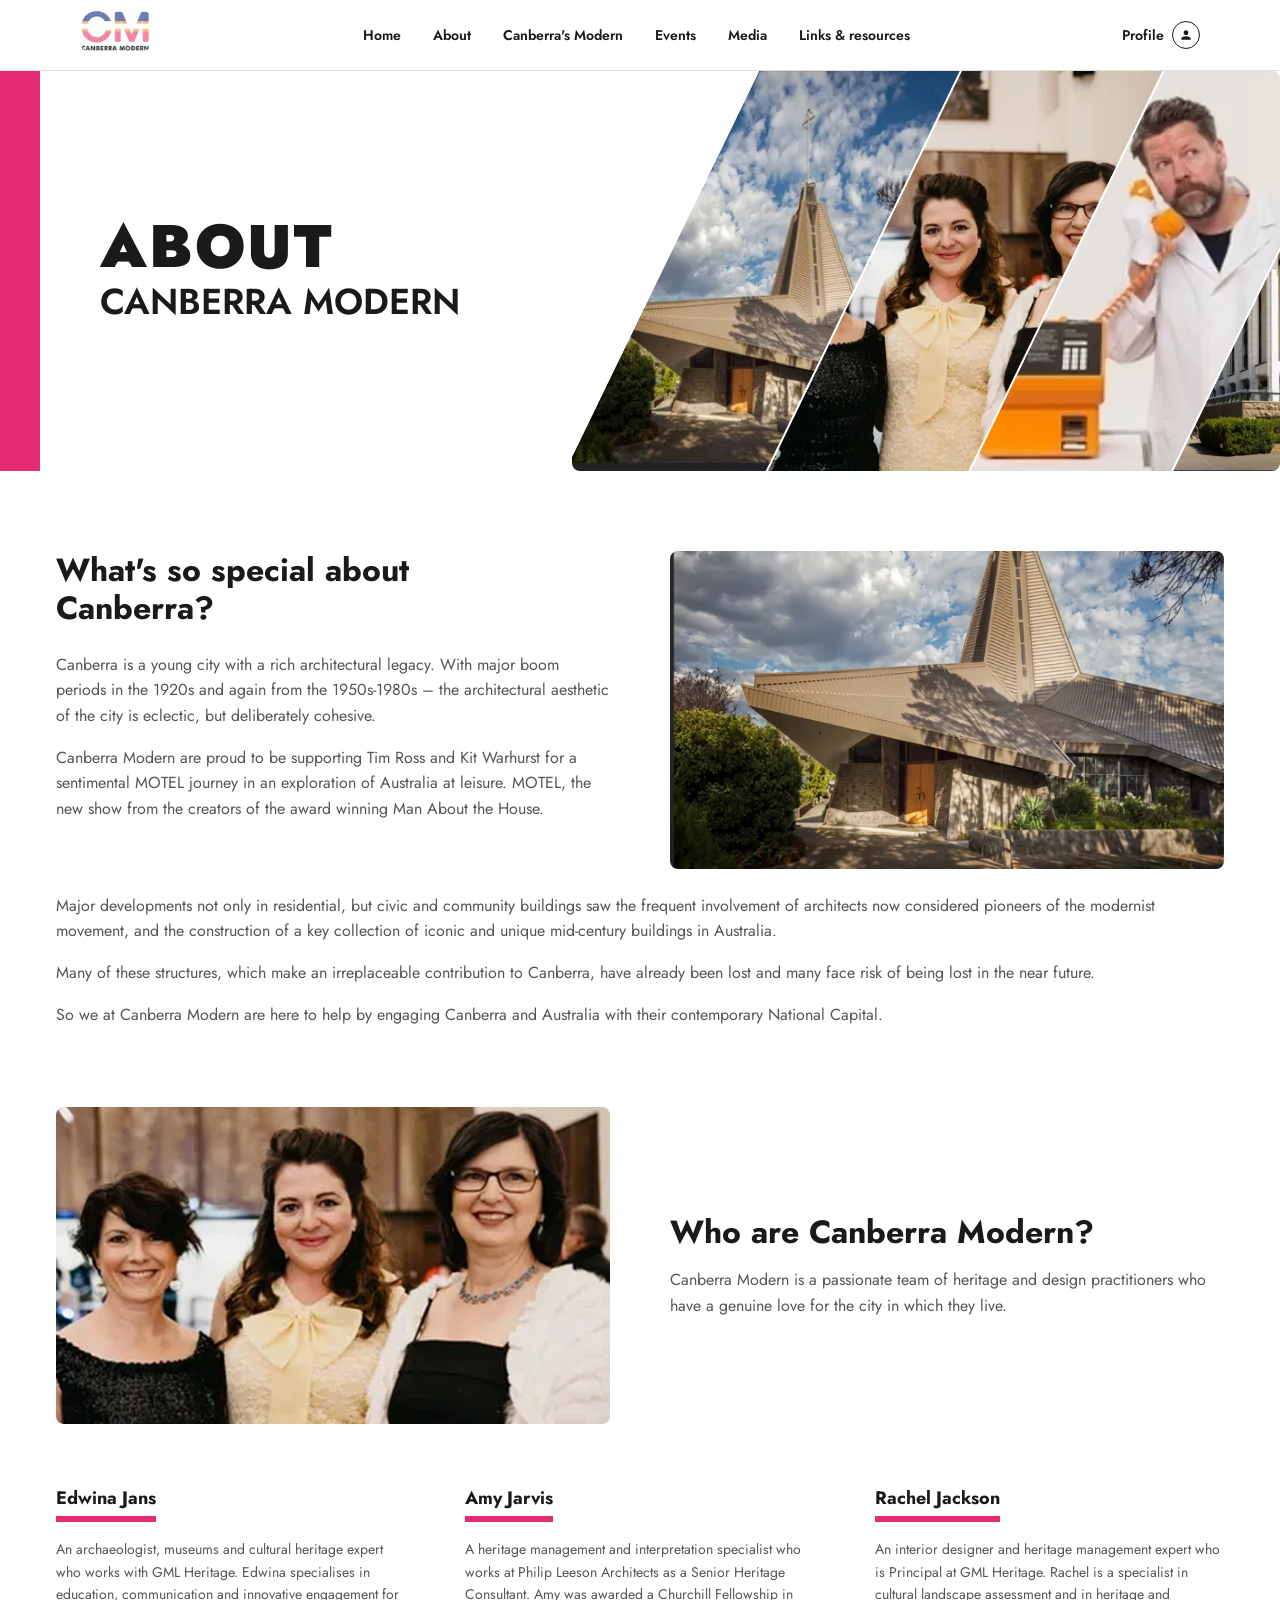
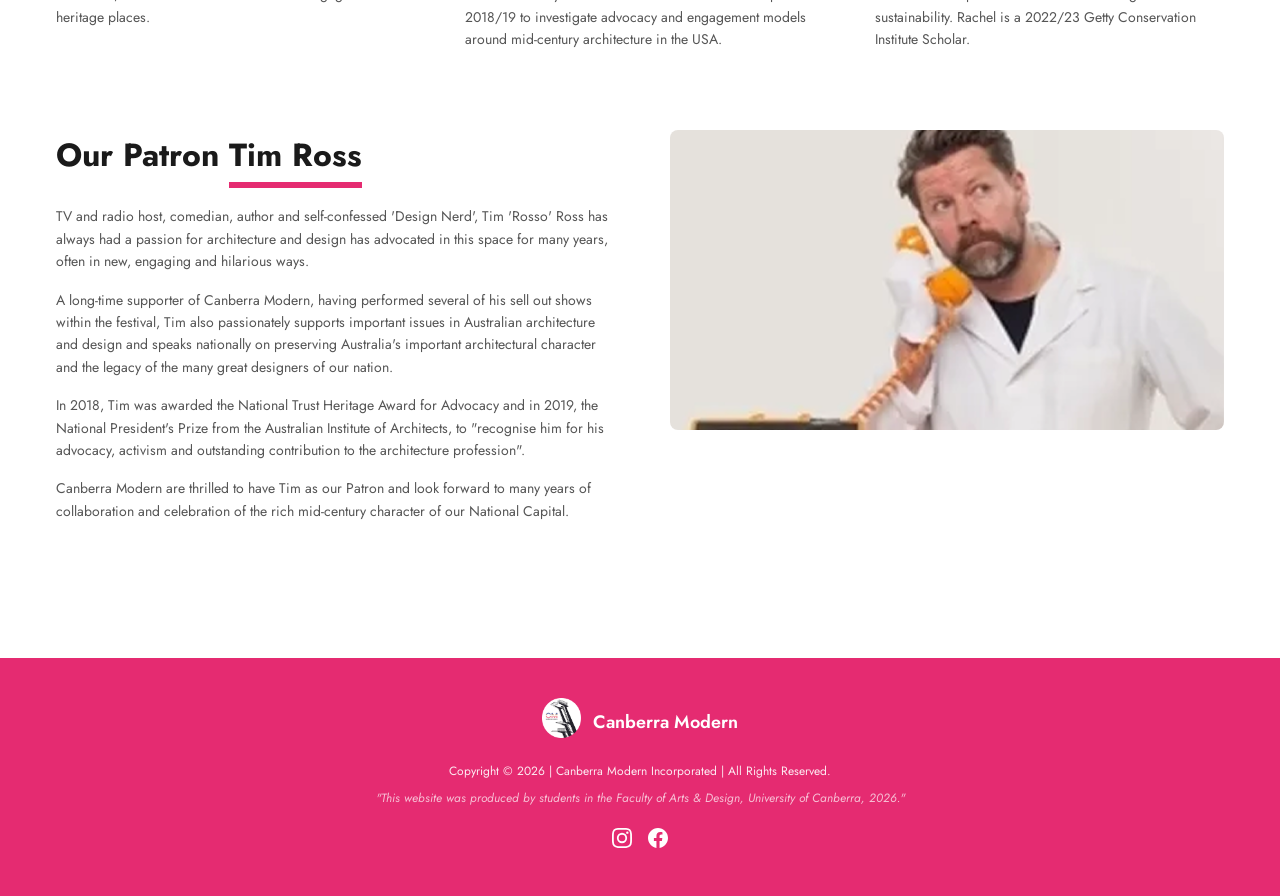
<file: About.html>
<!doctype html>
<html lang="en">
  <head>
    <meta charset="UTF-8" />
    <meta name="viewport" content="width=device-width, initial-scale=1.0" />
    <title>Canberra Modern | About</title>

    <link rel="preconnect" href="https://fonts.googleapis.com" />
    <link rel="preconnect" href="https://fonts.gstatic.com" crossorigin />
    <link
      href="https://fonts.googleapis.com/css2?family=Jost:wght@300;400;500;600;700;800;900&display=swap"
      rel="stylesheet"
    />

    <link rel="stylesheet" href="assets/css/styles.css" />
  </head>
  <body>
    <header>
      <div class="nav-container">
        <a href="index.html">
          <img
            class="logo"
            src="assets/images/CanberramodernLogo.png"
            alt="CM Logo"
          />
        </a>

        <nav class="desktop-nav">
          <ul class="nav-links">
            <li><a href="index.html">Home</a></li>
            <li><a href="about.html">About</a></li>
            <li><a href="canberras-modern.html">Canberra's Modern</a></li>
            <li><a href="events.html">Events</a></li>
            <li><a href="#">Media</a></li>
            <li><a href="#">Links & resources</a></li>
          </ul>
        </nav>

        <div class="nav-actions">
          <div class="nav-profile">
            <span class="profile-text">Profile</span>
            <div class="profile-icon">
              <svg
                width="14"
                height="14"
                viewBox="0 0 24 24"
                fill="currentColor"
              >
                <path
                  d="M12 12c2.21 0 4-1.79 4-4s-1.79-4-4-4-4 1.79-4 4 1.79 4 4 4zm0 2c-2.67 0-8 1.34-8 4v2h16v-2c0-2.66-5.33-4-8-4z"
                />
              </svg>
            </div>
          </div>
          <button
            class="mobile-menu-btn"
            id="openMenuBtn"
            aria-label="Open menu"
          >
            <svg
              width="24"
              height="24"
              viewBox="0 0 24 24"
              fill="none"
              stroke="currentColor"
              stroke-width="2"
            >
              <path d="M3 12h18M3 6h18M3 18h18" />
            </svg>
          </button>
        </div>
      </div>
    </header>

    <div class="mobile-menu-overlay" id="mobileMenu">
      <div class="mobile-menu-header">
        <a href="index.html" class="logo">
          <img
            src="assets/images/CanberramodernLogo.png"
            class="logo"
            alt="CM Logo"
          />
        </a>
        <button
          class="close-menu-btn"
          id="closeMenuBtn"
          aria-label="Close menu"
        >
          <svg
            width="28"
            height="28"
            viewBox="0 0 24 24"
            fill="none"
            stroke="currentColor"
            stroke-width="2"
          >
            <path d="M18 6L6 18M6 6l12 12" />
          </svg>
        </button>
      </div>
      <nav class="mobile-nav">
        <ul class="mobile-nav-links">
          <li><a href="index.html">Home</a></li>
          <li><a href="about.html">About</a></li>
          <li><a href="canberras-modern.html">Canberra's Modern</a></li>
          <li><a href="events.html">Events</a></li>
          <li><a href="#">Media</a></li>
          <li><a href="#">Links & resources</a></li>
        </ul>
      </nav>
    </div>
    <!-- MAIN Section -->
    <main>
      <!-- HERO Section -->
      <section class="about-hero">
        <div class="about-hero-content">
          <h1>ABOUT</h1>
          <span>CANBERRA MODERN</span>
        </div>
        <div class="about-hero-image">
          <img
            src="assets/images/about-hero-img.png"
            alt="About Canberra Modern collage"
          />
        </div>
      </section>

      <!-- What's so special about Canberra? Section -->
      <section class="about-special-section">
        <div class="special-top-row">
          <div class="special-content">
            <h2 class="special-title">
              What's so special about<br />Canberra?
            </h2>
            <p>
              Canberra is a young city with a rich architectural legacy. With
              major boom periods in the 1920s and again from the 1950s-1980s –
              the architectural aesthetic of the city is eclectic, but
              deliberately cohesive.
            </p>
            <p>
              Canberra Modern are proud to be supporting Tim Ross and Kit
              Warhurst for a sentimental MOTEL journey in an exploration of
              Australia at leisure. MOTEL, the new show from the creators of the
              award winning Man About the House.
            </p>
          </div>
          <div class="special-image">
            <img
              src="assets/images/canberraspecial.png"
              alt="Canberra Architecture"
            />
          </div>
        </div>

        <div class="special-bottom-row">
          <p>
            Major developments not only in residential, but civic and community
            buildings saw the frequent involvement of architects now considered
            pioneers of the modernist movement, and the construction of a key
            collection of iconic and unique mid-century buildings in Australia.
          </p>
          <p>
            Many of these structures, which make an irreplaceable contribution
            to Canberra, have already been lost and many face risk of being lost
            in the near future.
          </p>
          <p>
            So we at Canberra Modern are here to help by engaging Canberra and
            Australia with their contemporary National Capital.
          </p>
        </div>
      </section>

      <!-- Who are Canberra Modern? Section -->
      <section class="about-team-section">
        <div class="team-intro-row">
          <div class="team-image">
            <img src="assets/images/team.png" alt="Canberra Modern Team" />
          </div>
          <div class="team-intro-content">
            <h2 class="team-title">Who are Canberra Modern?</h2>
            <p>
              Canberra Modern is a passionate team of heritage and design
              practitioners who have a genuine love for the city in which they
              live.
            </p>
          </div>
        </div>

        <div class="team-members-grid">
          <div class="team-member">
            <h3>Edwina Jans</h3>
            <p>
              An archaeologist, museums and cultural heritage expert who works
              with GML Heritage. Edwina specialises in education, communication
              and innovative engagement for heritage places.
            </p>
          </div>
          <div class="team-member">
            <h3>Amy Jarvis</h3>
            <p>
              A heritage management and interpretation specialist who works at
              Philip Leeson Architects as a Senior Heritage Consultant. Amy was
              awarded a Churchill Fellowship in 2018/19 to investigate advocacy
              and engagement models around mid-century architecture in the USA.
            </p>
          </div>
          <div class="team-member">
            <h3>Rachel Jackson</h3>
            <p>
              An interior designer and heritage management expert who is
              Principal at GML Heritage. Rachel is a specialist in cultural
              landscape assessment and in heritage and sustainability. Rachel is
              a 2022/23 Getty Conservation Institute Scholar.
            </p>
          </div>
        </div>
      </section>
      <!-- Our Patron Section -->
      <section class="about-patron-section">
        <div class="patron-content">
          <h2 class="patron-title">Our Patron <span>Tim Ross</span></h2>
          <p>
            TV and radio host, comedian, author and self-confessed 'Design
            Nerd', Tim 'Rosso' Ross has always had a passion for architecture
            and design has advocated in this space for many years, often in new,
            engaging and hilarious ways.
          </p>
          <p>
            A long-time supporter of Canberra Modern, having performed several
            of his sell out shows within the festival, Tim also passionately
            supports important issues in Australian architecture and design and
            speaks nationally on preserving Australia's important architectural
            character and the legacy of the many great designers of our nation.
          </p>
          <p>
            In 2018, Tim was awarded the National Trust Heritage Award for
            Advocacy and in 2019, the National President's Prize from the
            Australian Institute of Architects, to "recognise him for his
            advocacy, activism and outstanding contribution to the architecture
            profession".
          </p>
          <p>
            Canberra Modern are thrilled to have Tim as our Patron and look
            forward to many years of collaboration and celebration of the rich
            mid-century character of our National Capital.
          </p>
        </div>
        <div class="patron-image">
          <img
            src="assets/images/timross.png"
            alt="Tim Ross holding a retro phone"
          />
        </div>
      </section>
    </main>

    <footer>
      <div class="footer-brand">
        <div>
          <img
            class="logo"
            src="assets/images/CMCircleLogo.png"
            alt="Canberra Modern Logo"
          />
        </div>
        <div class="footer-brand-name">Canberra Modern</div>
      </div>

      <p class="footer-copy">
        Copyright &copy; 2026 | Canberra Modern Incorporated | All Rights
        Reserved.
      </p>
      <p class="footer-credit">
        "This website was produced by students in the Faculty of Arts & Design,
        University of Canberra, 2026."
      </p>
      <div class="footer-socials">
        <a href="#" aria-label="Instagram">
          <svg width="20" height="20" viewBox="0 0 24 24" fill="currentColor">
            <path
              d="M12 2.163c3.204 0 3.584.012 4.85.07 3.252.148 4.771 1.691 4.919 4.919.058 1.265.069 1.645.069 4.849 0 3.205-.012 3.584-.069 4.849-.149 3.225-1.664 4.771-4.919 4.919-1.266.058-1.644.07-4.85.07-3.204 0-3.584-.012-4.849-.07-3.26-.149-4.771-1.699-4.919-4.92-.058-1.265-.07-1.644-.07-4.849 0-3.204.013-3.583.07-4.849.149-3.227 1.664-4.771 4.919-4.919 1.266-.057 1.645-.069 4.849-.069zM12 0C8.741 0 8.333.014 7.053.072 2.695.272.273 2.69.073 7.052.014 8.333 0 8.741 0 12c0 3.259.014 3.668.072 4.948.2 4.358 2.618 6.78 6.98 6.98C8.333 23.986 8.741 24 12 24c3.259 0 3.668-.014 4.948-.072 4.354-.2 6.782-2.618 6.979-6.98.059-1.28.073-1.689.073-4.948 0-3.259-.014-3.667-.072-4.947-.196-4.354-2.617-6.78-6.979-6.98C15.668.014 15.259 0 12 0zm0 5.838a6.162 6.162 0 100 12.324 6.162 6.162 0 000-12.324zM12 16a4 4 0 110-8 4 4 0 010 8zm6.406-11.845a1.44 1.44 0 100 2.881 1.44 1.44 0 000-2.881z"
            />
          </svg>
        </a>
        <a href="#" aria-label="Facebook">
          <svg width="20" height="20" viewBox="0 0 24 24" fill="currentColor">
            <path
              d="M24 12.073c0-6.627-5.373-12-12-12s-12 5.373-12 12c0 5.99 4.388 10.954 10.125 11.854v-8.385H7.078v-3.469h3.047V9.43c0-3.007 1.792-4.669 4.533-4.669 1.312 0 2.686.235 2.686.235v2.953H15.83c-1.491 0-1.956.925-1.956 1.874v2.25h3.328l-.532 3.469h-2.796v8.385C19.612 23.027 24 18.062 24 12.073z"
            />
          </svg>
        </a>
      </div>
    </footer>

    <script src="main.js"></script>
  </body>
</html>
</file>
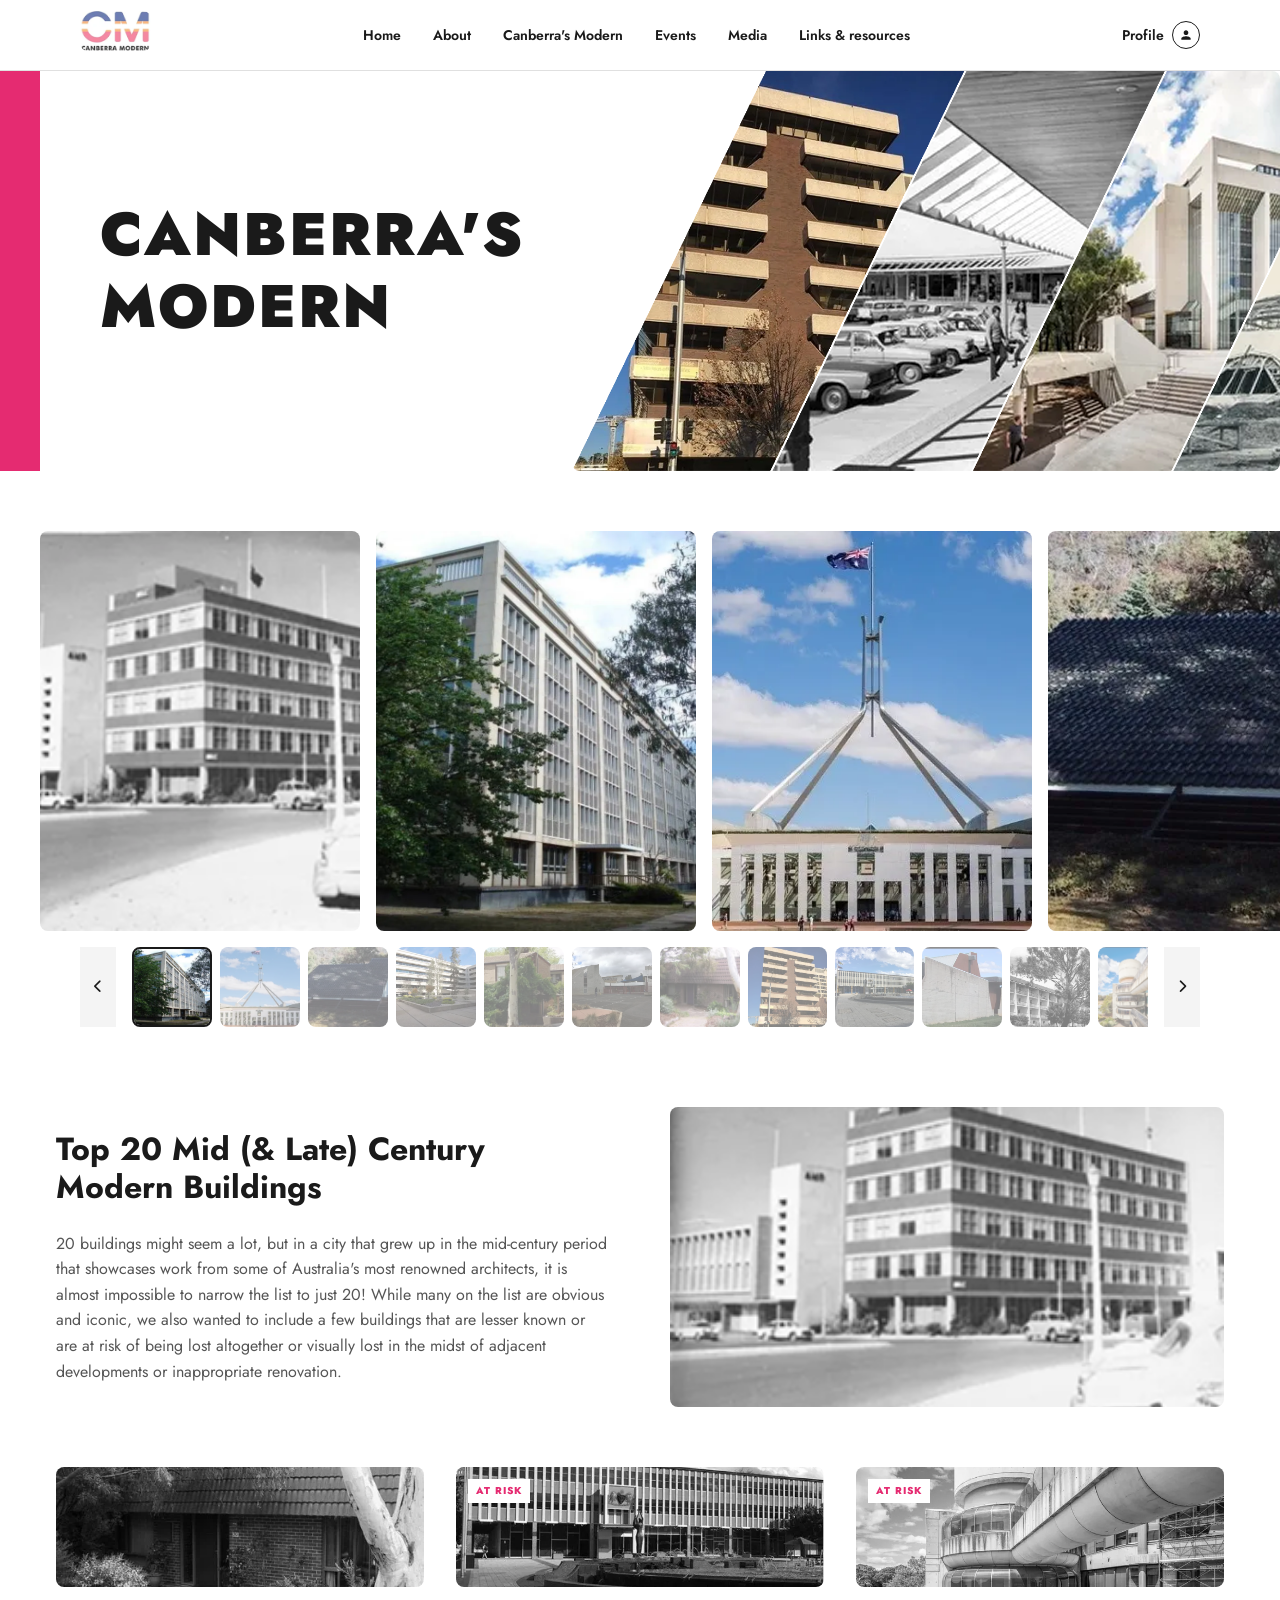
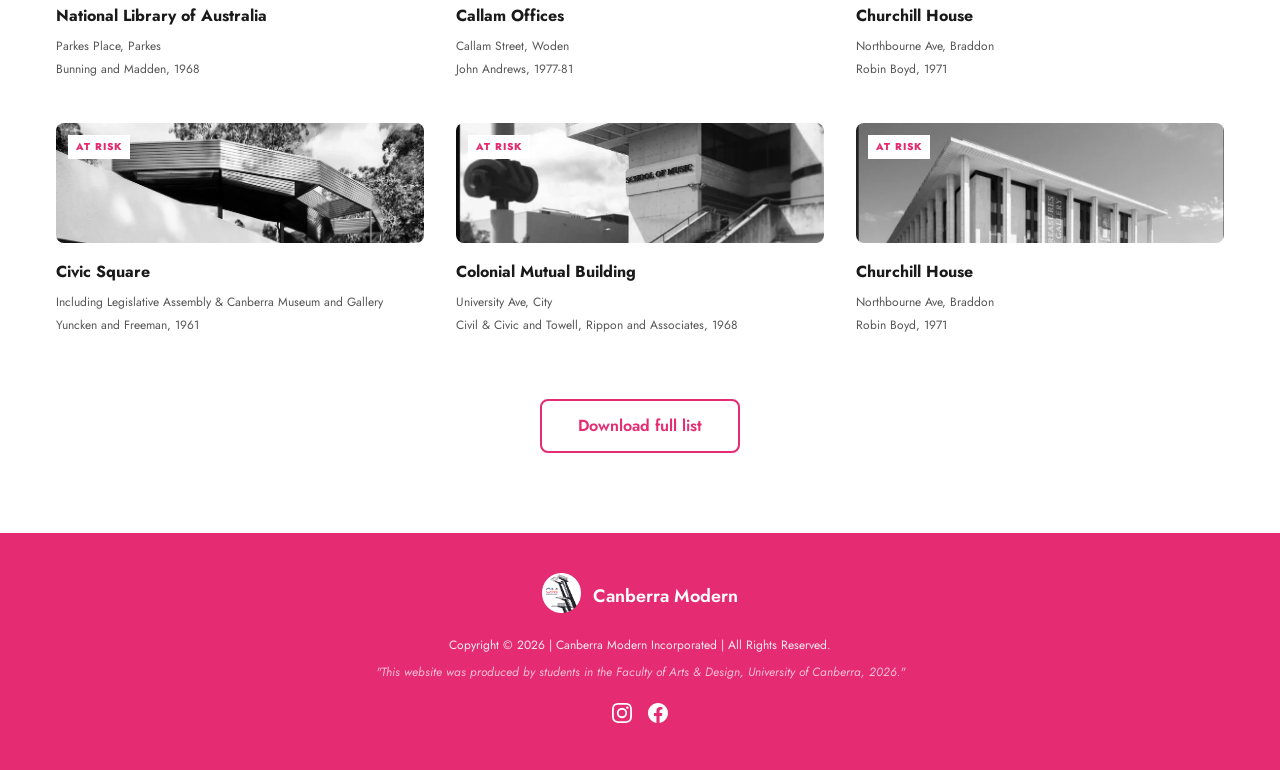
<file: canberras-modern.html>
<!doctype html>
<html lang="en">
  <head>
    <meta charset="UTF-8" />
    <meta name="viewport" content="width=device-width, initial-scale=1.0" />
    <title>Canberra Modern | Canberra's modern</title>

    <link rel="preconnect" href="https://fonts.googleapis.com" />
    <link rel="preconnect" href="https://fonts.gstatic.com" crossorigin />
    <link
      href="https://fonts.googleapis.com/css2?family=Jost:wght@300;400;500;600;700;800;900&display=swap"
      rel="stylesheet"
    />

    <link rel="stylesheet" href="assets/css/styles.css" />
    <link
      rel="stylesheet"
      href="https://cdnjs.cloudflare.com/ajax/libs/font-awesome/6.4.0/css/all.min.css"
      integrity="sha512-iecdLmaskl7CVkqkXNQ/ZH/XLlvWZOJyj7Yy7tcenmpD1ypASozpmT/E0iPtmFIB46ZmdtAc9eNBvH0H/ZpiBw=="
      crossorigin="anonymous"
      referrerpolicy="no-referrer"
    />
  </head>
  <body>
    <header>
      <div class="nav-container">
        <a href="index.html">
          <img
            class="logo"
            src="assets/images/CanberramodernLogo.png"
            alt="CM Logo"
          />
        </a>

        <nav class="desktop-nav">
          <ul class="nav-links">
            <li><a href="index.html">Home</a></li>
            <li><a href="about.html">About</a></li>
            <li><a href="canberras-modern.html">Canberra's Modern</a></li>
            <li><a href="events.html">Events</a></li>
            <li><a href="#">Media</a></li>
            <li><a href="#">Links & resources</a></li>
          </ul>
        </nav>

        <div class="nav-actions">
          <div class="nav-profile">
            <span class="profile-text">Profile</span>
            <div class="profile-icon">
              <svg
                width="14"
                height="14"
                viewBox="0 0 24 24"
                fill="currentColor"
              >
                <path
                  d="M12 12c2.21 0 4-1.79 4-4s-1.79-4-4-4-4 1.79-4 4 1.79 4 4 4zm0 2c-2.67 0-8 1.34-8 4v2h16v-2c0-2.66-5.33-4-8-4z"
                />
              </svg>
            </div>
          </div>
          <button
            class="mobile-menu-btn"
            id="openMenuBtn"
            aria-label="Open menu"
          >
            <svg
              width="24"
              height="24"
              viewBox="0 0 24 24"
              fill="none"
              stroke="currentColor"
              stroke-width="2"
            >
              <path d="M3 12h18M3 6h18M3 18h18" />
            </svg>
          </button>
        </div>
      </div>
    </header>

    <div class="mobile-menu-overlay" id="mobileMenu">
      <div class="mobile-menu-header">
        <a href="index.html" class="logo">
          <img
            src="assets/images/CanberramodernLogo.png"
            class="logo"
            alt="CM Logo"
          />
        </a>
        <button
          class="close-menu-btn"
          id="closeMenuBtn"
          aria-label="Close menu"
        >
          <svg
            width="28"
            height="28"
            viewBox="0 0 24 24"
            fill="none"
            stroke="currentColor"
            stroke-width="2"
          >
            <path d="M18 6L6 18M6 6l12 12" />
          </svg>
        </button>
      </div>
      <nav class="mobile-nav">
        <ul class="mobile-nav-links">
          <li><a href="index.html">Home</a></li>
          <li><a href="about.html">About</a></li>
          <li><a href="canberras-modern.html">Canberra's Modern</a></li>
          <li><a href="events.html">Events</a></li>
          <li><a href="#">Media</a></li>
          <li><a href="#">Links & resources</a></li>
        </ul>
      </nav>
    </div>

    <!-- MAIN Section -->
    <main>
      <!-- HERO Section -->
      <section class="about-hero">
        <div class="about-hero-content">
          <h1>CANBERRA'S<br />MODERN</h1>
        </div>
        <div class="about-hero-image">
          <img
            src="assets/images/canberaaboutheroimg.png"
            alt="Canberra's Modern Collage"
          />
        </div>
      </section>

      <!-- GALLERY Section -->
      <section class="cm-gallery-section">
        <div class="cm-gallery-main" id="cmMainGallery">
          <img
            src="assets/images/gallery-images/galley-img (1).png"
            alt="Gallery Image 1"
          />
          <img
            src="assets/images/gallery-images/galley-img (1).webp"
            alt="Gallery Image 2"
          />
          <img
            src="assets/images/gallery-images/galley-img (2).webp"
            alt="Gallery Image 3"
          />
          <img
            src="assets/images/gallery-images/galley-img (3).webp"
            alt="Gallery Image 4"
          />
          <img
            src="assets/images/gallery-images/galley-img (4).webp"
            alt="Gallery Image 5"
          />
          <img
            src="assets/images/gallery-images/galley-img (5).webp"
            alt="Gallery Image 6"
          />
          <img
            src="assets/images/gallery-images/galley-img (6).webp"
            alt="Gallery Image 7"
          />
          <img
            src="assets/images/gallery-images/galley-img (7).webp"
            alt="Gallery Image 8"
          />
          <img
            src="assets/images/gallery-images/galley-img (8).webp"
            alt="Gallery Image 9"
          />
          <img
            src="assets/images/gallery-images/galley-img (9).webp"
            alt="Gallery Image 10"
          />
          <img
            src="assets/images/gallery-images/galley-img (10).webp"
            alt="Gallery Image 11"
          />
          <img
            src="assets/images/gallery-images/galley-img (11).webp"
            alt="Gallery Image 12"
          />
          <img
            src="assets/images/gallery-images/galley-img (12).webp"
            alt="Gallery Image 13"
          />
          <img
            src="assets/images/gallery-images/galley-img (13).webp"
            alt="Gallery Image 14"
          />
          <img
            src="assets/images/gallery-images/galley-img (14).webp"
            alt="Gallery Image 15"
          />
          <img
            src="assets/images/gallery-images/galley-img (15).webp"
            alt="Gallery Image 16"
          />
          <img
            src="assets/images/gallery-images/galley-img (16).webp"
            alt="Gallery Image 17"
          />
          <img
            src="assets/images/gallery-images/galley-img (17).webp"
            alt="Gallery Image 18"
          />
          <img
            src="assets/images/gallery-images/galley-img (1).png"
            alt="Gallery Image 19"
          />
          <img
            src="assets/images/gallery-images/galley-img (1).webp"
            alt="Gallery Image 20"
          />
          <img
            src="assets/images/gallery-images/galley-img (2).webp"
            alt="Gallery Image 21"
          />
          <img
            src="assets/images/gallery-images/galley-img (3).webp"
            alt="Gallery Image 22"
          />
          <img
            src="assets/images/gallery-images/galley-img (4).webp"
            alt="Gallery Image 23"
          />
          <img
            src="assets/images/gallery-images/galley-img (5).webp"
            alt="Gallery Image 24"
          />
          <img
            src="assets/images/gallery-images/galley-img (6).webp"
            alt="Gallery Image 25"
          />
        </div>

        <div class="cm-gallery-thumbnails-wrapper">
          <button class="gallery-arrow prev-arrow">
            <i class="fas fa-chevron-left"></i>
          </button>

          <div class="cm-gallery-thumbnails" id="cmThumbGallery">
            <img
              src="assets/images/gallery-images/galley-img (1).webp"
              class="active-thumb"
              alt="Thumb 1"
            />
            <img
              src="assets/images/gallery-images/galley-img (2).webp"
              alt="Thumb 2"
            />
            <img
              src="assets/images/gallery-images/galley-img (3).webp"
              alt="Thumb 3"
            />
            <img
              src="assets/images/gallery-images/galley-img (4).webp"
              alt="Thumb 4"
            />
            <img
              src="assets/images/gallery-images/galley-img (5).webp"
              alt="Thumb 5"
            />
            <img
              src="assets/images/gallery-images/galley-img (6).webp"
              alt="Thumb 6"
            />
            <img
              src="assets/images/gallery-images/galley-img (7).webp"
              alt="Thumb 7"
            />
            <img
              src="assets/images/gallery-images/galley-img (8).webp"
              alt="Thumb 8"
            />
            <img
              src="assets/images/gallery-images/galley-img (9).webp"
              alt="Thumb 9"
            />
            <img
              src="assets/images/gallery-images/galley-img (10).webp"
              alt="Thumb 10"
            />
            <img
              src="assets/images/gallery-images/galley-img (11).webp"
              alt="Thumb 11"
            />
            <img
              src="assets/images/gallery-images/galley-img (12).webp"
              alt="Thumb 12"
            />
            <img
              src="assets/images/gallery-images/galley-img (13).webp"
              alt="Thumb 13"
            />
            <img
              src="assets/images/gallery-images/galley-img (14).webp"
              alt="Thumb 14"
            />
            <img
              src="assets/images/gallery-images/galley-img (15).webp"
              alt="Thumb 15"
            />
            <img
              src="assets/images/gallery-images/galley-img (16).webp"
              alt="Thumb 16"
            />
            <img
              src="assets/images/gallery-images/galley-img (17).webp"
              alt="Thumb 17"
            />
            <img
              src="assets/images/gallery-images/galley-img (18).webp"
              alt="Thumb 18"
            />
            <img
              src="assets/images/gallery-images/galley-img (1).png"
              alt="Thumb 19"
            />
            <img
              src="assets/images/gallery-images/galley-img (1).webp"
              alt="Thumb 20"
            />
            <img
              src="assets/images/gallery-images/galley-img (2).webp"
              alt="Thumb 21"
            />
            <img
              src="assets/images/gallery-images/galley-img (3).webp"
              alt="Thumb 22"
            />
            <img
              src="assets/images/gallery-images/galley-img (4).webp"
              alt="Thumb 23"
            />
            <img
              src="assets/images/gallery-images/galley-img (5).webp"
              alt="Thumb 24"
            />
            <img
              src="assets/images/gallery-images/galley-img (6).webp"
              alt="Thumb 25"
            />
          </div>

          <button class="gallery-arrow next-arrow">
            <i class="fas fa-chevron-right"></i>
          </button>
        </div>
      </section>

      <!-- tOP 20 Section -->
      <section class="top-20-section">
        <div class="top-20-intro">
          <div class="top-20-text">
            <h2>Top 20 Mid (& Late) Century<br />Modern Buildings</h2>
            <p>
              20 buildings might seem a lot, but in a city that grew up in the
              mid-century period that showcases work from some of Australia's
              most renowned architects, it is almost impossible to narrow the
              list to just 20! While many on the list are obvious and iconic, we
              also wanted to include a few buildings that are lesser known or
              are at risk of being lost altogether or visually lost in the midst
              of adjacent developments or inappropriate renovation.
            </p>
          </div>
          <div class="top-20-image">
            <img
              src="assets/images/gallery-images/galley-img (1).png"
              alt="Historic Architecture"
            />
          </div>
        </div>

        <div class="buildings-grid">
          <div class="building-card">
            <div class="building-img-wrapper">
              <img
                src="assets/images/gallery-images/galley-img (7).webp"
                alt="Gallery image 7"
              />
            </div>
            <div class="building-info">
              <h3>National Library of Australia</h3>
              <p>Parkes Place, Parkes</p>
              <p>Bunning and Madden, 1968</p>
            </div>
          </div>

          <div class="building-card">
            <div class="building-img-wrapper">
              <span class="at-risk-badge">AT RISK</span>
              <img
                src="assets/images/gallery-images/galley-img (9).webp"
                alt="Gallery image 9"
              />
            </div>
            <div class="building-info">
              <h3>Callam Offices</h3>
              <p>Callam Street, Woden</p>
              <p>John Andrews, 1977-81</p>
            </div>
          </div>

          <div class="building-card">
            <div class="building-img-wrapper">
              <span class="at-risk-badge">AT RISK</span>
              <img
                src="assets/images/gallery-images/galley-img (12).webp"
                alt="Gallery image 12"
              />
            </div>
            <div class="building-info">
              <h3>Churchill House</h3>
              <p>Northbourne Ave, Braddon</p>
              <p>Robin Boyd, 1971</p>
            </div>
          </div>

          <div class="building-card">
            <div class="building-img-wrapper">
              <span class="at-risk-badge">AT RISK</span>
              <img
                src="assets/images/gallery-images/galley-img (15).webp"
                alt="Gallery image 15"
              />
            </div>
            <div class="building-info">
              <h3>Civic Square</h3>
              <p>
                Including Legislative Assembly & Canberra Museum and Gallery
              </p>
              <p>Yuncken and Freeman, 1961</p>
            </div>
          </div>

          <div class="building-card">
            <div class="building-img-wrapper">
              <span class="at-risk-badge">AT RISK</span>
              <img
                src="assets/images/gallery-images/galley-img (16).webp"
                alt="Gallery image 16"
              />
            </div>
            <div class="building-info">
              <h3>Colonial Mutual Building</h3>
              <p>University Ave, City</p>
              <p>Civil & Civic and Towell, Rippon and Associates, 1968</p>
            </div>
          </div>

          <div class="building-card">
            <div class="building-img-wrapper">
              <span class="at-risk-badge">AT RISK</span>
              <img
                src="assets/images/gallery-images/galley-img (17).webp"
                alt="Gallery image 17"
              />
            </div>
            <div class="building-info">
              <h3>Churchill House</h3>
              <p>Northbourne Ave, Braddon</p>
              <p>Robin Boyd, 1971</p>
            </div>
          </div>
        </div>

        <div class="download-section">
          <a
            href="https://img1.wsimg.com/blobby/go/713b0fb1-3749-4859-97e2-b7cf5cfb344b/downloads/1ce2v315o_796561.pdf?ver=1776044188676"
            class="cta-btn download-btn"
            target="_blank"
            rel="noopener noreferrer"
            >Download full list</a
          >
        </div>
      </section>
    </main>

    <footer>
      <div class="footer-brand">
        <div>
          <img
            class="logo"
            src="assets/images/CMCircleLogo.png"
            alt="Canberra Modern Logo"
          />
        </div>
        <div class="footer-brand-name">Canberra Modern</div>
      </div>

      <p class="footer-copy">
        Copyright &copy; 2026 | Canberra Modern Incorporated | All Rights
        Reserved.
      </p>
      <p class="footer-credit">
        "This website was produced by students in the Faculty of Arts & Design,
        University of Canberra, 2026."
      </p>
      <div class="footer-socials">
        <a href="#" aria-label="Instagram">
          <svg width="20" height="20" viewBox="0 0 24 24" fill="currentColor">
            <path
              d="M12 2.163c3.204 0 3.584.012 4.85.07 3.252.148 4.771 1.691 4.919 4.919.058 1.265.069 1.645.069 4.849 0 3.205-.012 3.584-.069 4.849-.149 3.225-1.664 4.771-4.919 4.919-1.266.058-1.644.07-4.85.07-3.204 0-3.584-.012-4.849-.07-3.26-.149-4.771-1.699-4.919-4.92-.058-1.265-.07-1.644-.07-4.849 0-3.204.013-3.583.07-4.849.149-3.227 1.664-4.771 4.919-4.919 1.266-.057 1.645-.069 4.849-.069zM12 0C8.741 0 8.333.014 7.053.072 2.695.272.273 2.69.073 7.052.014 8.333 0 8.741 0 12c0 3.259.014 3.668.072 4.948.2 4.358 2.618 6.78 6.98 6.98C8.333 23.986 8.741 24 12 24c3.259 0 3.668-.014 4.948-.072 4.354-.2 6.782-2.618 6.979-6.98.059-1.28.073-1.689.073-4.948 0-3.259-.014-3.667-.072-4.947-.196-4.354-2.617-6.78-6.979-6.98C15.668.014 15.259 0 12 0zm0 5.838a6.162 6.162 0 100 12.324 6.162 6.162 0 000-12.324zM12 16a4 4 0 110-8 4 4 0 010 8zm6.406-11.845a1.44 1.44 0 100 2.881 1.44 1.44 0 000-2.881z"
            />
          </svg>
        </a>
        <a href="#" aria-label="Facebook">
          <svg width="20" height="20" viewBox="0 0 24 24" fill="currentColor">
            <path
              d="M24 12.073c0-6.627-5.373-12-12-12s-12 5.373-12 12c0 5.99 4.388 10.954 10.125 11.854v-8.385H7.078v-3.469h3.047V9.43c0-3.007 1.792-4.669 4.533-4.669 1.312 0 2.686.235 2.686.235v2.953H15.83c-1.491 0-1.956.925-1.956 1.874v2.25h3.328l-.532 3.469h-2.796v8.385C19.612 23.027 24 18.062 24 12.073z"
            />
          </svg>
        </a>
      </div>
    </footer>

    <script src="main.js"></script>
  </body>
</html>
</file>
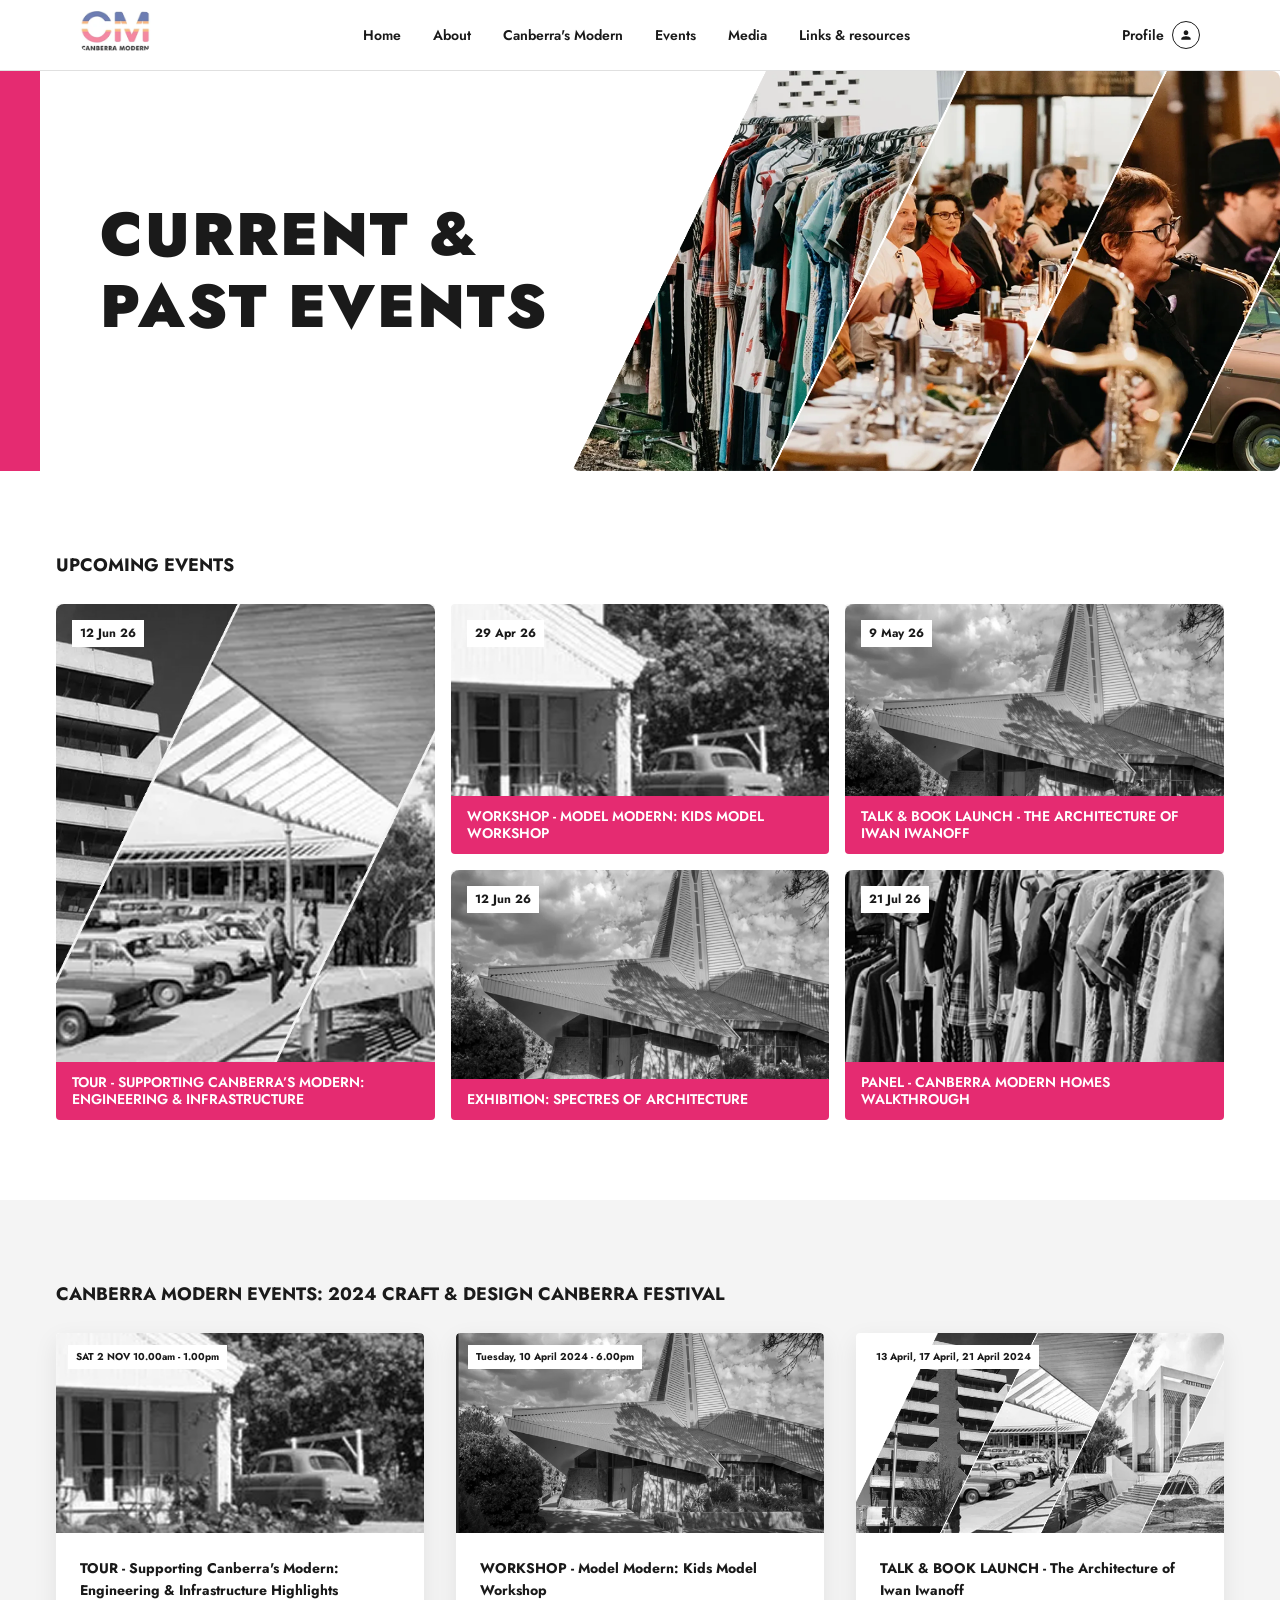
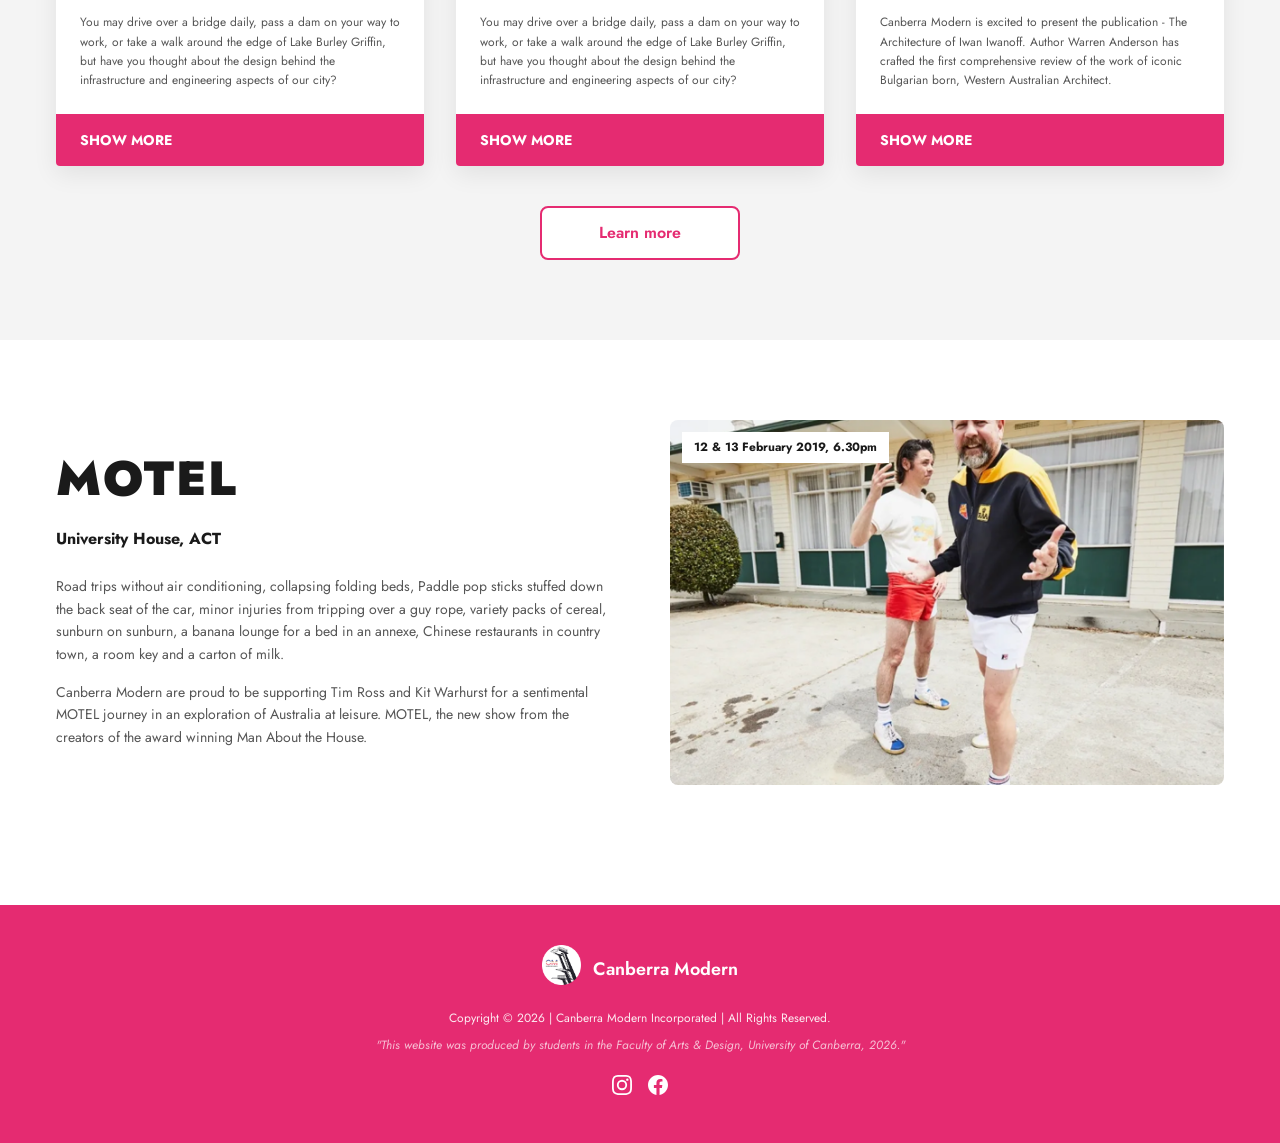
<file: events.html>
<!doctype html>
<html lang="en">
  <head>
    <meta charset="UTF-8" />
    <meta name="viewport" content="width=device-width, initial-scale=1.0" />
    <title>Canberra Modern | Events</title>

    <link rel="preconnect" href="https://fonts.googleapis.com" />
    <link rel="preconnect" href="https://fonts.gstatic.com" crossorigin />
    <link
      href="https://fonts.googleapis.com/css2?family=Jost:wght@300;400;500;600;700;800;900&display=swap"
      rel="stylesheet"
    />

    <link rel="stylesheet" href="assets/css/styles.css" />
  </head>
  <body>
    <header>
      <div class="nav-container">
        <a href="index.html">
          <img
            class="logo"
            src="assets/images/CanberramodernLogo.png"
            alt="CM Logo"
          />
        </a>

        <nav class="desktop-nav">
          <ul class="nav-links">
            <li><a href="index.html">Home</a></li>
            <li><a href="about.html">About</a></li>
            <li><a href="canberras-modern.html">Canberra's Modern</a></li>
            <li><a href="events.html">Events</a></li>
            <li><a href="#">Media</a></li>
            <li><a href="#">Links & resources</a></li>
          </ul>
        </nav>

        <div class="nav-actions">
          <div class="nav-profile">
            <span class="profile-text">Profile</span>
            <div class="profile-icon">
              <svg
                width="14"
                height="14"
                viewBox="0 0 24 24"
                fill="currentColor"
              >
                <path
                  d="M12 12c2.21 0 4-1.79 4-4s-1.79-4-4-4-4 1.79-4 4 1.79 4 4 4zm0 2c-2.67 0-8 1.34-8 4v2h16v-2c0-2.66-5.33-4-8-4z"
                />
              </svg>
            </div>
          </div>
          <button
            class="mobile-menu-btn"
            id="openMenuBtn"
            aria-label="Open menu"
          >
            <svg
              width="24"
              height="24"
              viewBox="0 0 24 24"
              fill="none"
              stroke="currentColor"
              stroke-width="2"
            >
              <path d="M3 12h18M3 6h18M3 18h18" />
            </svg>
          </button>
        </div>
      </div>
    </header>

    <div class="mobile-menu-overlay" id="mobileMenu">
      <div class="mobile-menu-header">
        <a href="index.html" class="logo">
          <img
            src="assets/images/CanberramodernLogo.png"
            class="logo"
            alt="CM Logo"
          />
        </a>
        <button
          class="close-menu-btn"
          id="closeMenuBtn"
          aria-label="Close menu"
        >
          <svg
            width="28"
            height="28"
            viewBox="0 0 24 24"
            fill="none"
            stroke="currentColor"
            stroke-width="2"
          >
            <path d="M18 6L6 18M6 6l12 12" />
          </svg>
        </button>
      </div>
      <nav class="mobile-nav">
        <ul class="mobile-nav-links">
          <li><a href="index.html">Home</a></li>
          <li><a href="about.html">About</a></li>
          <li><a href="canberras-modern.html">Canberra's Modern</a></li>
          <li><a href="events.html">Events</a></li>
          <li><a href="#">Media</a></li>
          <li><a href="#">Links & resources</a></li>
        </ul>
      </nav>
    </div>

    <!-- MAIN Section -->
    <main>
      <!-- HERO Section -->
      <section class="about-hero">
        <div class="about-hero-content">
          <h1>CURRENT &<br />PAST EVENTS</h1>
        </div>
        <div class="about-hero-image">
          <img src="assets/images/eventheroimg.png" alt="Events Collage" />
        </div>
      </section>

      <!-- UPCOMING EVENTS Section -->
      <section class="ep-upcoming-container">
        <h2 class="ep-heading">UPCOMING EVENTS</h2>

        <div class="ep-upcoming-grid">
          <a href="#" class="event-card ep-card-tall">
            <div class="event-date">12 Jun 26</div>
            <img
              src="assets/images/canberaaboutheroimg.png"
              alt="Canberra mid-century modern building"
            />
            <div class="event-title-bar">
              <span
                >TOUR - Supporting Canberra’s Modern: Engineering &
                Infrastructure</span
              ><i class="fas fa-chevron-right"></i>
            </div>
          </a>

          <a href="#" class="event-card">
            <div class="event-date">29 Apr 26</div>
            <img
              src="assets/images/Infinitecarouselimages (10).png"
              alt="Canberra mid-century modern house"
            />
            <div class="event-title-bar">
              <span>WORKSHOP - Model Modern: Kids Model Workshop</span
              ><i class="fas fa-chevron-right"></i>
            </div>
          </a>

          <a href="#" class="event-card">
            <div class="event-date">9 May 26</div>
            <img
              src="assets/images/canberraspecial.png"
              alt="Canberra mid-century modern chapel"
            />
            <div class="event-title-bar">
              <span>TALK & BOOK LAUNCH - The Architecture of Iwan Iwanoff</span
              ><i class="fas fa-chevron-right"></i>
            </div>
          </a>

          <a href="#" class="event-card">
            <div class="event-date">12 Jun 26</div>
            <img
              src="assets/images/canberraspecial.png"
              alt="Canberra mid-century modern building"
            />
            <div class="event-title-bar">
              <span>Exhibition: Spectres of Architecture</span
              ><i class="fas fa-chevron-right"></i>
            </div>
          </a>

          <a href="#" class="event-card">
            <div class="event-date">21 Jul 26</div>
            <img
              src="assets/images/Infinitecarouselimages (11).png"
              alt="Canberra mid-century modern residence"
            />
            <div class="event-title-bar">
              <span>PANEL - Canberra Modern Homes Walkthrough</span
              ><i class="fas fa-chevron-right"></i>
            </div>
          </a>
        </div>
      </section>
      <!-- OTHER EVENTS Section -->
      <section class="ep-festival-wrapper">
        <div class="ep-festival-inner">
          <h2 class="ep-heading">
            CANBERRA MODERN EVENTS: 2024 CRAFT & DESIGN CANBERRA FESTIVAL
          </h2>

          <div class="ep-festival-grid">
            <div class="ep-fest-card">
              <div class="ep-fest-img">
                <span class="ep-fest-date">SAT 2 NOV 10.00am - 1.00pm</span>
                <img
                  src="assets/images/Infinitecarouselimages (10).png"
                  alt="Canberra mid-century modern house"
                />
              </div>
              <div class="ep-fest-content">
                <h3>
                  TOUR - Supporting Canberra's Modern: Engineering &
                  Infrastructure Highlights
                </h3>
                <p>
                  You may drive over a bridge daily, pass a dam on your way to
                  work, or take a walk around the edge of Lake Burley Griffin,
                  but have you thought about the design behind the
                  infrastructure and engineering aspects of our city?<span
                    class="ep-more-text"
                  >
                    Get an exclusive behind-the-scenes look with our expert
                    guides.</span
                  >
                </p>
              </div>
              <button class="ep-fest-btn">
                <span>SHOW MORE</span> <i class="fas fa-plus"></i>
              </button>
            </div>

            <div class="ep-fest-card">
              <div class="ep-fest-img">
                <span class="ep-fest-date"
                  >Tuesday, 10 April 2024 - 6.00pm</span
                >
                <img
                  src="assets/images/canberraspecial.png"
                  alt="Canberra mid-century modern chapel"
                />
              </div>
              <div class="ep-fest-content">
                <h3>WORKSHOP - Model Modern: Kids Model Workshop</h3>
                <p>
                  You may drive over a bridge daily, pass a dam on your way to
                  work, or take a walk around the edge of Lake Burley Griffin,
                  but have you thought about the design behind the
                  infrastructure and engineering aspects of our city?<span
                    class="ep-more-text"
                  >
                    Bring the family and build your own modernist
                    masterpiece.</span
                  >
                </p>
              </div>
              <button class="ep-fest-btn">
                <span>SHOW MORE</span> <i class="fas fa-plus"></i>
              </button>
            </div>

            <div class="ep-fest-card">
              <div class="ep-fest-img">
                <span class="ep-fest-date"
                  >13 April, 17 April, 21 April 2024</span
                >
                <img
                  src="assets/images/canberaaboutheroimg.png"
                  alt="Canberra mid-century modern building"
                />
              </div>
              <div class="ep-fest-content">
                <h3>TALK & BOOK LAUNCH - The Architecture of Iwan Iwanoff</h3>
                <p>
                  Canberra Modern is excited to present the publication - The
                  Architecture of Iwan Iwanoff. Author Warren Anderson has
                  crafted the first comprehensive review of the work of iconic
                  Bulgarian born, Western Australian Architect.<span
                    class="ep-more-text"
                  >
                    Join us for a deep dive into his incredible legacy and a
                    book signing.</span
                  >
                </p>
              </div>
              <button class="ep-fest-btn">
                <span>SHOW MORE</span> <i class="fas fa-plus"></i>
              </button>
            </div>
          </div>

          <div class="ep-fest-action">
            <a href="#" class="cta-btn ep-download-btn">Learn more</a>
          </div>
        </div>
      </section>

      <!-- ROAD TRIP Section -->
      <section class="ep-motel-container">
        <div class="ep-motel-content">
          <h2 class="ep-motel-title">MOTEL</h2>
          <h4>University House, ACT</h4>
          <p>
            Road trips without air conditioning, collapsing folding beds, Paddle
            pop sticks stuffed down the back seat of the car, minor injuries
            from tripping over a guy rope, variety packs of cereal, sunburn on
            sunburn, a banana lounge for a bed in an annexe, Chinese restaurants
            in country town, a room key and a carton of milk.
          </p>
          <p>
            Canberra Modern are proud to be supporting Tim Ross and Kit Warhurst
            for a sentimental MOTEL journey in an exploration of Australia at
            leisure. MOTEL, the new show from the creators of the award winning
            Man About the House.
          </p>
        </div>
        <div class="ep-motel-image">
          <span class="ep-motel-date">12 & 13 February 2019, 6.30pm</span>
          <img
            src="assets/images/roadtrip.png"
            alt="Canberra mid-century modern house"
          />
        </div>
      </section>
    </main>

    <footer>
      <div class="footer-brand">
        <div>
          <img
            class="logo"
            src="assets/images/CMCircleLogo.png"
            alt="Canberra Modern Logo"
          />
        </div>
        <div class="footer-brand-name">Canberra Modern</div>
      </div>

      <p class="footer-copy">
        Copyright &copy; 2026 | Canberra Modern Incorporated | All Rights
        Reserved.
      </p>
      <p class="footer-credit">
        "This website was produced by students in the Faculty of Arts & Design,
        University of Canberra, 2026."
      </p>
      <div class="footer-socials">
        <a href="#" aria-label="Instagram">
          <svg width="20" height="20" viewBox="0 0 24 24" fill="currentColor">
            <path
              d="M12 2.163c3.204 0 3.584.012 4.85.07 3.252.148 4.771 1.691 4.919 4.919.058 1.265.069 1.645.069 4.849 0 3.205-.012 3.584-.069 4.849-.149 3.225-1.664 4.771-4.919 4.919-1.266.058-1.644.07-4.85.07-3.204 0-3.584-.012-4.849-.07-3.26-.149-4.771-1.699-4.919-4.92-.058-1.265-.07-1.644-.07-4.849 0-3.204.013-3.583.07-4.849.149-3.227 1.664-4.771 4.919-4.919 1.266-.057 1.645-.069 4.849-.069zM12 0C8.741 0 8.333.014 7.053.072 2.695.272.273 2.69.073 7.052.014 8.333 0 8.741 0 12c0 3.259.014 3.668.072 4.948.2 4.358 2.618 6.78 6.98 6.98C8.333 23.986 8.741 24 12 24c3.259 0 3.668-.014 4.948-.072 4.354-.2 6.782-2.618 6.979-6.98.059-1.28.073-1.689.073-4.948 0-3.259-.014-3.667-.072-4.947-.196-4.354-2.617-6.78-6.979-6.98C15.668.014 15.259 0 12 0zm0 5.838a6.162 6.162 0 100 12.324 6.162 6.162 0 000-12.324zM12 16a4 4 0 110-8 4 4 0 010 8zm6.406-11.845a1.44 1.44 0 100 2.881 1.44 1.44 0 000-2.881z"
            />
          </svg>
        </a>
        <a href="#" aria-label="Facebook">
          <svg width="20" height="20" viewBox="0 0 24 24" fill="currentColor">
            <path
              d="M24 12.073c0-6.627-5.373-12-12-12s-12 5.373-12 12c0 5.99 4.388 10.954 10.125 11.854v-8.385H7.078v-3.469h3.047V9.43c0-3.007 1.792-4.669 4.533-4.669 1.312 0 2.686.235 2.686.235v2.953H15.83c-1.491 0-1.956.925-1.956 1.874v2.25h3.328l-.532 3.469h-2.796v8.385C19.612 23.027 24 18.062 24 12.073z"
            />
          </svg>
        </a>
      </div>
    </footer>

    <script src="main.js"></script>
  </body>
</html>
</file>
<file: assets/css/styles.css>
/* ==========================================================================
   CSS Variables & Reset
   ========================================================================== */
:root {
  --cm-magenta: #e52b71;
  --cm-magenta-dark: #c21e5c;
  --cm-charcoal: #1a1a1a;
  --cm-white: #ffffff;
  --cm-light-grey: #f4f4f4;
  --cm-text-grey: #555555;
  --cm-border: #e0e0e0;
  --font-main: 'Jost', sans-serif;
  --container-width: 1200px;
}

*, *::before, *::after {
  margin: 0;
  padding: 0;
  box-sizing: border-box;
}

html {
  scroll-behavior: smooth;
}

body {
  font-family: var(--font-main);
  color: var(--cm-charcoal);
  background-color: var(--cm-white);
  line-height: 1.6;
  overflow-x: hidden;
  border-radius: 8px;
}

a {
  text-decoration: none;
  color: inherit;
  transition: all 0.2s ease;
}

ul {
  list-style: none;
}

img {
  border-radius: 8px;
}

h1 {
  font-size: 0.95em;
}
/* ==========================================================================
   Global Button Styles
   ========================================================================== */
.cta-btn {
  display: block;
  text-align: center;
  width: 100%;
  background: var(--cm-white);
  color: var(--cm-magenta);
  border: 2px solid var(--cm-magenta);
  padding: 12px 32px;
  font-weight: 600;
  transition: all 0.2s ease;
  border-radius: 8px;

}

.cta-btn:hover {
  background: var(--cm-magenta);
  color: var(--cm-white);
  border-radius: 8px;

}

/* ==========================================================================
   Header & Navigation
   ========================================================================== */
header {
  background: var(--cm-white);
  border-bottom: 1px solid var(--cm-border);
  position: sticky;
  top: 0;
  z-index: 100;
}

.nav-container {
  max-width: var(--container-width);
  margin: 0 auto;
  display: flex;
  align-items: center;
  justify-content: space-between;
  height: 70px;
  padding: 0 40px;
}

.logo {
   width: auto;
   height: 40px;
}
/* Desktop Nav */
.desktop-nav {
  display: flex;
}
.nav-links {
  display: flex;
  gap: 32px;
}
.nav-links a {
  font-size: 14px;
  font-weight: 600;
  color: var(--cm-charcoal);
}
.nav-links a:hover, 
.nav-links a.active {
  color: var(--cm-magenta);
}

/* Right Actions */
.nav-actions {
  display: flex;
  align-items: center;
  gap: 16px;
}
.nav-profile {
  display: flex;
  align-items: center;
  gap: 8px;
  font-size: 14px;
  font-weight: 600;
  cursor: pointer;
}
.profile-icon {
  width: 28px;
  height: 28px;
  border-radius: 50%;
  border: 1.5px solid var(--cm-charcoal);
  display: flex;
  align-items: center;
  justify-content: center;
}
.mobile-menu-btn {
  display: none;
  background: none;
  border: none;
  color: var(--cm-charcoal);
  cursor: pointer;
}

/* ==========================================================================
   Mobile Menu Overlay
   ========================================================================== */
.mobile-menu-overlay {
  position: fixed;
  top: 0;
  left: 0;
  width: 100%;
  height: 100vh;
  background: var(--cm-white);
  z-index: 999;
  padding: 0 20px;
  display: flex;
  flex-direction: column;
  transform: translateX(100%);
  transition: transform 0.3s ease-in-out;
}
.mobile-menu-overlay.active {
  transform: translateX(0);
}

.mobile-menu-header {
  display: flex;
  justify-content: space-between;
  align-items: center;
  height: 70px;
  border-bottom: 1px solid var(--cm-border);
}
.close-menu-btn {
  background: none;
  border: none;
  color: var(--cm-charcoal);
  cursor: pointer;
}

.mobile-nav {
  margin-top: 40px;
}
.mobile-nav-links {
  display: flex;
  flex-direction: column;
  gap: 30px;
}
.mobile-nav-links a {
  font-size: 24px;
  font-weight: 600;
  color: var(--cm-charcoal);
}

/* ==========================================================================
   Footer
   ========================================================================== */
footer {
  background: var(--cm-magenta);
  padding: 40px 20px;
  text-align: center;
  color: var(--cm-white);
}

.footer-brand {
  display: flex;
  align-items: center;
  justify-content: center;
  gap: 12px;
  margin-bottom: 16px;
}

.footer-logo-circle {
  width: 40px;
  height: 40px;
  background: var(--cm-white);
  border-radius: 50%;
  display: flex;
  align-items: center;
  justify-content: center;
  font-family: var(--font-main);
  font-size: 16px;
  font-weight: 800;
  letter-spacing: -0.5px;
}
.footer-logo-circle .c { color: var(--cm-magenta); }
.footer-logo-circle .m { color: #8ba7b8; }

.footer-brand-name {
  font-size: 18px;
  font-weight: 600;
}

.footer-copy {
  font-size: 12px;
  color: rgba(255, 255, 255, 0.9);
  margin-bottom: 8px;
}

.footer-credit {
  font-size: 12px;
  color: rgba(255, 255, 255, 0.7);
  font-style: italic;
  margin-bottom: 20px;
}

.footer-socials {
  display: flex;
  justify-content: center;
  gap: 16px;
}
.footer-socials a:hover {
  opacity: 0.8;
}

/* ==========================================================================
   Hero Image Section
   ========================================================================== */
.hero-image-section {
  width: 100%;
  display: block;
  height: clamp(320px, 55vh, 680px);
  overflow: hidden;
}

.hero-image-section picture {
  width: 100%;
  height: 100%;
  display: block;
}

.hero-image-section img {
  width: 100%;
  height: 100%;
  object-fit: cover;
  object-position: center center;
  display: block;
  border-radius: 0;
}

/* ==========================================================================
   Gallery & Carousel
   ========================================================================== */
.gallery-container {
    min-height: 400px;
    display: flex;
    align-items: center;
    justify-content: center;
  text-align:  center;
    flex-direction: column;
}

.gallery-section {
  width: 100vw;
  overflow: hidden;
  position: relative;
  --v-offset: 60px;
  --curve-height: 140px;

  &:before,
  &:after {
    content: "";
    display: block;
    background: white;
    width: calc(100vw + 2 * var(--v-offset));
    height: var(--curve-height);
    position: absolute;
    border-radius: 50%;
    left: calc(-1 * var(--v-offset));
    right: calc(-1 * var(--v-offset));
  }

  &:before {
    top: calc(-0.6 * var(--curve-height));
  }
  &:after {
    bottom: calc(-0.6 * var(--curve-height));
  }
}

.gallery-wrapper {
  display: flex;
  gap: 16px;
  overflow-x: auto;
  scrollbar-width: none; 
  -ms-overflow-style: none; 
  cursor: grab;
}

.gallery-wrapper::-webkit-scrollbar {
  display: none; 
}

.gallery-wrapper:active {
  cursor: grabbing; 
}

.gallery-wrapper img {
  height: 300px;
  width: 300px;
  object-fit: cover;
  flex-shrink: 0; 
  pointer-events: none; 
}

/* ==========================================================================
   Upcoming Events Section
   ========================================================================== */
.events-container {
  max-width: var(--container-width);
  margin: 60px auto;
  padding: 0 40px;
}

.events-title {
  font-size: 24px;
  font-weight: 700;
  text-transform: uppercase;
  margin-bottom: 24px;
  color: var(--cm-charcoal);
}

.events-grid {
  display: grid;
  gap: 16px;
  grid-template-columns: 1fr;
}

.event-card {
  position: relative;
  display: block;
  height: 250px;
  border-radius: 4px;
  overflow: hidden;
  background: var(--cm-light-grey);
}

.event-card img {
  width: 100%;
  height: 100%;
  object-fit: cover;
  filter: grayscale(100%);
  transition: transform 0.4s ease, filter 0.4s ease;
}

/* Hover Zoom Effect */
.event-card:hover img {
  transform: scale(1.1);
  filter: grayscale(0%);
}

.event-date {
  position: absolute;
  top: 16px;
  left: 16px;
  background: var(--cm-white);
  color: var(--cm-charcoal);
  padding: 4px 8px;
  font-size: 12px;
  font-weight: 700;
  z-index: 2;
}

.event-title-bar {
  position: absolute;
  bottom: 0;
  left: 0;
  width: 100%;
  background: var(--cm-magenta);
  color: var(--cm-white);
  padding: 12px 16px;
  display: flex;
  justify-content: flex-start;
  align-items: flex-end;
  gap: 12px;
  font-weight: 600;
  font-size: 14px;
  text-transform: uppercase;
  z-index: 2;
}

.event-title-bar > span:first-child {
  min-width: 0;
  display: -webkit-box;
  -webkit-box-orient: vertical;
  -webkit-line-clamp: 2;
  overflow: hidden;
  line-height: 1.2;
}

.event-title-bar > span:last-child {
  flex: 0 0 auto;
  margin-left: auto;
  display: flex;
  align-items: center;
}

.event-title-bar > span:first-child {
  flex: 1;
}

/* Desktop Grid Layout Override */
@media (min-width: 786px) {
  .events-grid {
    grid-template-columns: repeat(3, 1fr);
    grid-auto-rows: 250px;
  }
  
  .card-large {
    grid-column: 1 / 2;
    grid-row: 1 / 3;
    height: 100%; 
  }
}

/* ==========================================================================
   Latest Articles Section
   ========================================================================== */
.articles-container {
  max-width: var(--container-width);
  margin: 60px auto;
  padding: 0 40px;
}

.articles-title {
  font-size: 24px;
  font-weight: 700;
  text-transform: uppercase;
  margin-bottom: 24px;
  color: var(--cm-charcoal);
}

.articles-grid {
  display: grid;
  gap: 24px;
  grid-template-columns: 1fr;
}

.article-card {
  display: flex;
  flex-direction: column;
  transition: transform 0.3s ease;
}

.article-card:hover {
  transform: translateY(-5px); 
}

.article-img-wrapper {
  width: 100%;
  height: 180px;
  overflow: hidden;
  border-radius: 4px;
  margin-bottom: 16px;
}

.article-img-wrapper img {
  width: 100%;
  height: 100%;
  object-fit: cover;
  transition: transform 0.4s ease;
}

.article-card:hover .article-img-wrapper img {
  transform: scale(1.05); 
}

.article-heading {
  font-size: 18px;
  font-weight: 700;
  margin-bottom: 8px;
  color: var(--cm-charcoal);
  display: -webkit-box;
  -webkit-box-orient: vertical;
  -webkit-line-clamp: 2;
  overflow: hidden;
  line-height: 1.2;
}

.article-excerpt {
  font-size: 14px;
  color: var(--cm-text-grey);
  line-height: 1.5;
  display: -webkit-box;
  -webkit-box-orient: vertical;
  -webkit-line-clamp: 2;
  overflow: hidden;
}

/* Desktop Grid Override */
@media (min-width: 786px) {
  .articles-grid {
    grid-template-columns: repeat(4, 1fr);
  }
}
/* ==========================================================================
   Get Involved Section
   ========================================================================== */
.get-involved-container {
  max-width: var(--container-width);
  margin: 100px auto;
  padding: 0 40px;
  display: flex;
  flex-direction: column;
  gap: 32px;
  align-items: center;
}

.get-involved-image {
  width: 100%;
}

.get-involved-image img {
  width: 100%;
  height: 100%;
  max-height: 400px;
  object-fit: cover;
  border-radius: 4px;
}

.get-involved-content {
  width: 100%;
  text-align: left;
}

.get-involved-title {
  font-size: 4em;
  font-weight: 700;
  text-transform: uppercase;
  margin-bottom: 16px;
  color: var(--cm-charcoal);
}

.get-involved-content p {
  font-size: 16px;
  color: var(--cm-text-grey);
  margin-bottom: 32px;
  line-height: 1.6;
}


/* Desktop 2-Column Override */
@media (min-width: 786px) {
  .get-involved-container {
    flex-direction: row;
    gap: 60px;
  }
  
  .get-involved-image,
  .get-involved-content {
    flex: 1;
  }
}

/* ==========================================================================
   Sponsors / Partners Section
   ========================================================================== */
.sponsors-container {
  margin: 60px auto;
  text-align: center;
}

.sponsors-title {
  font-size: 24px;
  font-weight: 700;
  text-transform: uppercase;
  margin-bottom: 40px;
  color: var(--cm-charcoal);
}

.sponsors-carousel {
  overflow: hidden;
  white-space: nowrap;
  position: relative;
  -webkit-mask-image: linear-gradient(to right, transparent, black 10%, black 90%, transparent);
  mask-image: linear-gradient(to right, transparent, black 10%, black 90%, transparent);
}

.sponsors-track {
  display: inline-flex;
  gap: 80px;
  align-items: center;
  animation: scrollLogos 15s linear infinite;
  padding-right: 80px; 
}

.sponsors-track img {
  height: 50px;
  object-fit: contain;
  opacity: 1;
  transition: opacity 0.3s ease;
}

@keyframes scrollLogos {
  0% { transform: translateX(0); }
  100% { transform: translateX(-50%); } 
}

/* ==========================================================================
   Contact Us Section
   ========================================================================== */
.contact-container {
  max-width: var(--container-width);
  margin: 100px auto;
  padding: 0 40px;
  display: flex;
  flex-direction: column;
  gap: 40px;
}

.contact-image {
  width: 100%;
}

.contact-image img {
  width: 100%;
  height: 100%;
  min-height: 300px;
  object-fit: cover;
  border-radius: 4px;
}

.contact-form-wrapper {
  width: 100%;
}

.contact-title {
  font-size: 24px;
  font-weight: 700;
  margin-bottom: 24px;
  color: var(--cm-charcoal);
}

.contact-form {
  display: flex;
  flex-direction: column;
  gap: 16px;
}

.form-group {
  display: flex;
  flex-direction: column;
  gap: 8px;
}

.form-group label {
  font-size: 12px;
  font-weight: 600;
  color: var(--cm-charcoal);
}

.form-group input,
.form-group textarea {
  width: 100%;
  padding: 12px;
  background-color: var(--cm-light-grey);
  border: none;
  border-radius: 4px;
  font-family: var(--font-main);
  font-size: 14px;
  color: var(--cm-charcoal);
}

.form-group input:focus,
.form-group textarea:focus {
  outline: 2px solid var(--cm-magenta);
}

/* Desktop 2-Column Override */
@media (min-width: 786px) {
  .contact-container {
    flex-direction: row;
    gap: 60px;
  }
  
  .contact-image,
  .contact-form-wrapper {
    flex: 1;
  }
}

/* ==========================================================================
   About Page - Hero Section
   ========================================================================== */
.about-hero {
    display: flex;
    flex-direction: row;
    align-items: stretch; /* Forces both columns to be the exact same height */
    gap: 0; /* Removes the invisible wall between columns */
  }

  .about-hero-content {
    flex: 1;
    padding-right: 40px; /* Gives the text room to breathe away from the image */
    display: flex;
    flex-direction: column;
    justify-content: center; /* Vertically centers the text */
  }

.about-hero-content h1 {
  font-size: 44px;
  font-weight: 900;
  color: var(--cm-charcoal);
  line-height: 1.2;
  text-transform: uppercase;
  letter-spacing: 2px;
}

.about-hero-content span {
  font-size: 24px;
  font-weight: 600;
  display: block;
  margin-top: 5px; 
}

.about-hero-image {
    flex: 1.2; 
  }

  .about-hero-image img {
    width: 100%;
    height: 100%;
    object-fit: cover;
    object-position: left center; 
    display: block;
  }


/* Desktop Override */
@media (min-width: 786px) {
  .about-hero {
    flex-direction: row;
    border-left: 40px solid var(--cm-magenta); 
    min-height: 400px;
  }

  .about-hero-content {
    flex: 1;
    padding: 0 0 0 60px;
    border-left: none; 
  }

  .about-hero-content h1 {
    font-size: 60px;
  }

  .about-hero-content span {
    font-size: 36px;
    margin-top: -10px;
  }

  .about-hero-image {
    flex: 1.5;
    display: flex;
    justify-content: flex-end;
  }

  .about-hero-image img {
    height: 100%; 
  }
}

/* ==========================================================================
   About Page - What's So Special Section
   ========================================================================== */
.about-special-section {
  max-width: var(--container-width);
  margin: 80px auto;
  padding: 0 16px;
}

.special-top-row {
  display: flex;
  flex-direction: column;
  gap: 32px;
  margin-bottom: 24px;
}

.special-title {
  font-size: 32px;
  font-weight: 700;
  color: var(--cm-charcoal);
  margin-bottom: 24px;
  line-height: 1.2;
}

.special-content p,
.special-bottom-row p {
  font-size: 16px;
  color: var(--cm-text-grey);
  margin-bottom: 16px;
  line-height: 1.6;
}

.special-image {
  width: 100%;
}

.special-image img {
  width: 100%;
  height: auto;
  object-fit: cover;
  display: block;
}

/* Desktop Override */
@media (min-width: 786px) {
  .special-top-row {
    flex-direction: row;
    gap: 60px;
  }
  
  .special-content,
  .special-image {
    flex: 1;
  }
}
/* ==========================================================================
   About Page - Who Are Canberra Modern Section
   ========================================================================== */
.about-team-section {
  max-width: var(--container-width);
  margin: 80px auto;
  padding: 0 16px;
}

.team-intro-row {
  display: flex;
  flex-direction: column;
  gap: 32px;
  margin-bottom: 60px;
  align-items: center;
}

.team-image {
  width: 100%;
}

.team-image img {
  width: 100%;
  height: auto;
  object-fit: cover;
  display: block;
}

.team-intro-content {
  width: 100%;
}

.team-title {
  font-size: 32px;
  font-weight: 700;
  color: var(--cm-charcoal);
  margin-bottom: 16px;
  line-height: 1.2;
}

.team-intro-content p {
  font-size: 16px;
  color: var(--cm-text-grey);
  line-height: 1.6;
}

.team-members-grid {
  display: grid;
  grid-template-columns: 1fr;
  gap: 40px;
}

.team-member h3 {
  font-size: 18px;
  font-weight: 700;
  color: var(--cm-charcoal);
  margin-bottom: 16px;
  display: inline-block;
  border-bottom: 6px solid var(--cm-magenta);
  padding-bottom: 4px;
}

.team-member p {
  font-size: 14px;
  color: var(--cm-text-grey);
  line-height: 1.6;
}

/* Desktop Override */
@media (min-width: 786px) {
  .team-intro-row {
    flex-direction: row;
    gap: 60px;
  }
  
  .team-image,
  .team-intro-content {
    flex: 1;
  }

  .team-members-grid {
    grid-template-columns: repeat(3, 1fr);
    gap: 60px; /* Space between columns */
  }
}

/* ==========================================================================
   About Page - Our Patron Section
   ========================================================================== */
.about-patron-section {
  max-width: var(--container-width);
  margin: 80px auto 120px auto;
  padding: 0 16px;
  display: flex;
  flex-direction: column;
  gap: 40px;
}

.patron-content {
  width: 100%;
}

.patron-title {
  font-size: 32px;
  font-weight: 700;
  color: var(--cm-charcoal);
  margin-bottom: 24px;
}

.patron-title span {
  border-bottom: 6px solid var(--cm-magenta);
  padding-bottom: 4px;
}

.patron-content p {
  font-size: 14px;
  color: var(--cm-text-grey);
  margin-bottom: 16px;
  line-height: 1.6;
}

.patron-image {
  width: 100%;
}

.patron-image img {
  width: 100%;
  height: auto;
  object-fit: cover;
  display: block;
}

/* Desktop Override */
@media (min-width: 786px) {
  .about-patron-section {
    flex-direction: row;
    gap: 60px;
    align-items: flex-start;
  }
  
  .patron-content,
  .patron-image {
    flex: 1;
  }
}

/* ==========================================================================
   Canberra's Modern Page - Gallery Section
   ========================================================================== */
.cm-gallery-section {
  margin: 60px 0;
  width: 100%;
}

.cm-gallery-main {
  display: flex;
  gap: 16px;
  overflow-x: auto;
  padding: 0 40px;
  margin-bottom: 16px;
  scrollbar-width: none;
}

.cm-gallery-main::-webkit-scrollbar {
  display: none;
}

.cm-gallery-main img {
  height: 400px;
  width: 320px; 
  object-fit: cover;
  flex-shrink: 0;
}

.cm-gallery-thumbnails-wrapper {
  display: flex;
  align-items: center;
  justify-content: center;
  gap: 16px;
  padding: 0 40px;
  max-width: var(--container-width);
  margin: 0 auto;
}

.gallery-arrow {
  background: var(--cm-light-grey);
  border: none;
  width: 60px;
  height: 80px;
  padding: 0 8px;
  display: flex;
  align-items: center;
  justify-content: center;
  cursor: pointer;
  color: var(--cm-charcoal);
  font-weight: 700;
  transition: background 0.2s ease;
}

.gallery-arrow:hover {
  background: #e0e0e0;
}

.cm-gallery-thumbnails {
  display: flex;
  gap: 8px;
  overflow-x: auto;
  scrollbar-width: none;
}

.cm-gallery-thumbnails::-webkit-scrollbar {
  display: none;
}

.cm-gallery-thumbnails img {
  height: 80px;
  width: 80px;
  object-fit: cover;
  cursor: pointer;
  opacity: 0.5;
  transition: opacity 0.2s ease, border 0.2s ease;
}

.cm-gallery-thumbnails img:hover,
.cm-gallery-thumbnails img.active-thumb {
  opacity: 1;
  border: 2px solid var(--cm-charcoal);
}

/* ==========================================================================
   Canberra's Modern Page - Top 20 Buildings Section
   ========================================================================== */
.top-20-section {
  max-width: var(--container-width);
  margin: 80px auto;
  padding: 0 16px;
}

.top-20-intro {
  display: flex;
  flex-direction: column;
  gap: 32px;
  margin-bottom: 60px;
}

.top-20-text h2 {
  font-size: 32px;
  font-weight: 700;
  color: var(--cm-charcoal);
  margin-bottom: 24px;
  line-height: 1.2;
}

.top-20-text p {
  font-size: 16px;
  color: var(--cm-text-grey);
  line-height: 1.6;
}

.top-20-image {
  width: 100%;
}

.top-20-image img {
  width: 100%;
  height: 100%;
  max-height: 300px;
  object-fit: cover;
  display: block;
  filter: grayscale(100%);
}

.buildings-grid {
  display: grid;
  grid-template-columns: 1fr;
  gap: 40px;
  margin-bottom: 60px;
}

.building-img-wrapper {
  position: relative;
  width: 100%;
  height: 120px; 
  overflow: hidden;
  margin-bottom: 16px;
}

.building-img-wrapper img {
  width: 100%;
  height: 100%;
  object-fit: cover;
  filter: grayscale(100%);
}

.at-risk-badge {
  position: absolute;
  top: 12px;
  left: 12px;
  background-color: var(--cm-white);
  color: var(--cm-magenta);
  font-size: 10px;
  font-weight: 800;
  padding: 4px 8px;
  text-transform: uppercase;
  letter-spacing: 1px;
  z-index: 2;
}

.building-info h3 {
  font-size: 16px;
  font-weight: 700;
  color: var(--cm-charcoal);
  margin-bottom: 8px;
}

.building-info p {
  font-size: 12px;
  color: var(--cm-text-grey);
  margin-bottom: 4px;
}

.download-section {
  text-align: center;
}


.download-btn {
  display: inline-block;
  width: auto;
  min-width: 200px;
}

/* Desktop Override */
@media (min-width: 786px) {
  .top-20-intro {
    flex-direction: row;
    align-items: center;
    gap: 60px;
  }
  
  .top-20-text,
  .top-20-image {
    flex: 1;
  }

  .buildings-grid {
    grid-template-columns: repeat(3, 1fr);
    gap: 40px 32px;
  }
}


/* ==========================================================================
   Events Page Styles (Isolated Clean Slate)
   ========================================================================== */

.ep-heading {
  font-size: 18px;
  font-weight: 700;
  color: var(--cm-charcoal);
  margin-bottom: 24px;
  text-transform: uppercase;
}

/* 1. Upcoming Events */
.ep-upcoming-container {
  max-width: var(--container-width);
  margin: 80px auto;
  padding: 0 16px;
}

.ep-upcoming-grid {
  display: grid;
  grid-template-columns: 1fr;
  gap: 16px;
}

/* 2. Festival Section */
.ep-festival-wrapper {
  background-color: var(--cm-light-grey);
  width: 100%; 
  padding: 80px 0;
  margin: 80px 0;
}

.ep-festival-inner {
  max-width: var(--container-width);
  margin: 0 auto;
  padding: 0 16px;
}

.ep-festival-grid {
  display: grid;
  grid-template-columns: 1fr;
  gap: 32px;
  margin-bottom: 40px;
}

.ep-fest-card {
  display: flex;
  flex-direction: column;
  background: var(--cm-white);
  box-shadow: 0 8px 24px rgba(0, 0, 0, 0.08);
  border-radius: 4px;
  overflow: hidden; 
}

.ep-fest-img {
  position: relative;
  width: 100%;
  height: 200px;
}

.ep-fest-img img {
  width: 100%;
  height: 100%;
  object-fit: cover;
  filter: grayscale(100%);
  border-radius: 4px 4px 0 0;
}

.ep-fest-date {
  position: absolute;
  top: 12px;
  left: 12px;
  background: var(--cm-white);
  color: var(--cm-charcoal);
  font-size: 10px;
  font-weight: 700;
  padding: 4px 8px;
  z-index: 2;
}

.ep-fest-content {
  padding: 24px;
  flex: 1;
}

.ep-fest-content h3 {
  font-size: 14px;
  font-weight: 700;
  margin-bottom: 12px;
  color: var(--cm-charcoal);
}

.ep-fest-content p {
  font-size: 12px;
  color: var(--cm-text-grey);
  line-height: 1.6;
}

/* Hidden Text for Accordion */
.ep-more-text {
  display: none;
  margin-top: 12px;
  color: var(--cm-charcoal);
  font-weight: 600;
}

.ep-more-text.show {
  display: inline;
}

.ep-fest-btn {
  display: flex;
  justify-content: space-between;
  align-items: center;
  background: var(--cm-magenta);
  color: var(--cm-white);
  padding: 16px 24px;
  font-weight: 700;
  font-size: 14px;
  border: none;
  cursor: pointer;
  width: 100%;
  font-family: var(--font-main);
  transition: background 0.2s ease;
}

.ep-fest-btn:hover {
  background: var(--cm-magenta-dark);
}

.ep-fest-action {
  text-align: center;
}

.ep-download-btn {
  display: inline-block;
  width: auto;
  min-width: 200px;
}

/* 3. Motel Section */
.ep-motel-container {
  max-width: var(--container-width);
  margin: 80px auto 120px auto;
  padding: 0 16px;
  display: flex;
  flex-direction: column;
  gap: 32px;
}

.ep-motel-title {
  font-size: 48px;
  font-weight: 900;
  color: var(--cm-charcoal);
  margin-bottom: 8px;
  letter-spacing: 2px;
}

.ep-motel-content h4 {
  font-size: 16px;
  font-weight: 700;
  margin-bottom: 24px;
}

.ep-motel-content p {
  font-size: 14px;
  color: var(--cm-text-grey);
  line-height: 1.6;
  margin-bottom: 16px;
}

.ep-motel-image {
  position: relative;
  width: 100%;
}

.ep-motel-image img {
  width: 100%;
  height: 100%;
  max-height: 400px;
  object-fit: cover;
  display: block;
}

.ep-motel-date {
  position: absolute;
  top: 12px;
  left: 12px;
  background: var(--cm-white);
  color: var(--cm-charcoal);
  font-size: 12px;
  font-weight: 700;
  padding: 6px 12px;
  z-index: 2;
}

/* Desktop Overrides */
@media (min-width: 786px) {

  .ep-upcoming-grid {
    grid-template-columns: repeat(3, 1fr);
    grid-auto-rows: 250px;
  }
  
  .ep-card-tall {
    grid-column: 1 / 2;
    grid-row: 1 / 3;
    height: 100%;
  }
  
  /* Festival Grid */
  .ep-festival-grid {
    grid-template-columns: repeat(3, 1fr);
  }

  /* Motel Flexbox */
  .ep-motel-container {
    flex-direction: row;
    gap: 60px;
    align-items: center;
  }

  .ep-motel-content,
  .ep-motel-image {
    flex: 1;
  }
}

/* ==========================================================================
   Responsive (Mobile Settings)
   ========================================================================== */
@media (max-width: 786px) {
  .nav-container {
    padding: 0 20px;
  }
  .desktop-nav, .profile-text {
    display: none;
  }
  .mobile-menu-btn {
    display: block;
  }
  .events-container, .articles-container, .social-feed-container,
  .get-involved-container, .cm-gallery-main, .cm-gallery-thumbnails-wrapper, .page-events-section, .festival-section, .motel-section { padding: 0 16px; }
  .contact-container { 
    padding: 0;
    border-radius: 0;
 }
 .contact-container img { 
    padding: 0;
    border-radius: 0;
 }
 .contact-form-wrapper {
    padding: 0 16px;
 }

 .get-involved-title {
  font-size: 3em;
}

  .about-hero {
    flex-direction: column;
    min-height: auto;
  }

  .about-hero-content {
    flex: none;
    border-left: 40px solid var(--cm-magenta);
    padding: 40px 16px 24px;
  }

  .about-hero-image {
    flex: none;
    width: 100%;
    overflow: hidden;
  }

  .about-hero-image img {
    width: 100%;
    height: 100%;
    min-height: 220px;
    object-fit: cover;
    object-position: center center;
    transform: scale(1.08);
    transform-origin: center center;
  }

  .cm-gallery-main img {
    height: 300px;
    width: 240px;
  }

  .about-hero-content h1 {
    font-size: 34px;

  }
}
</file>
